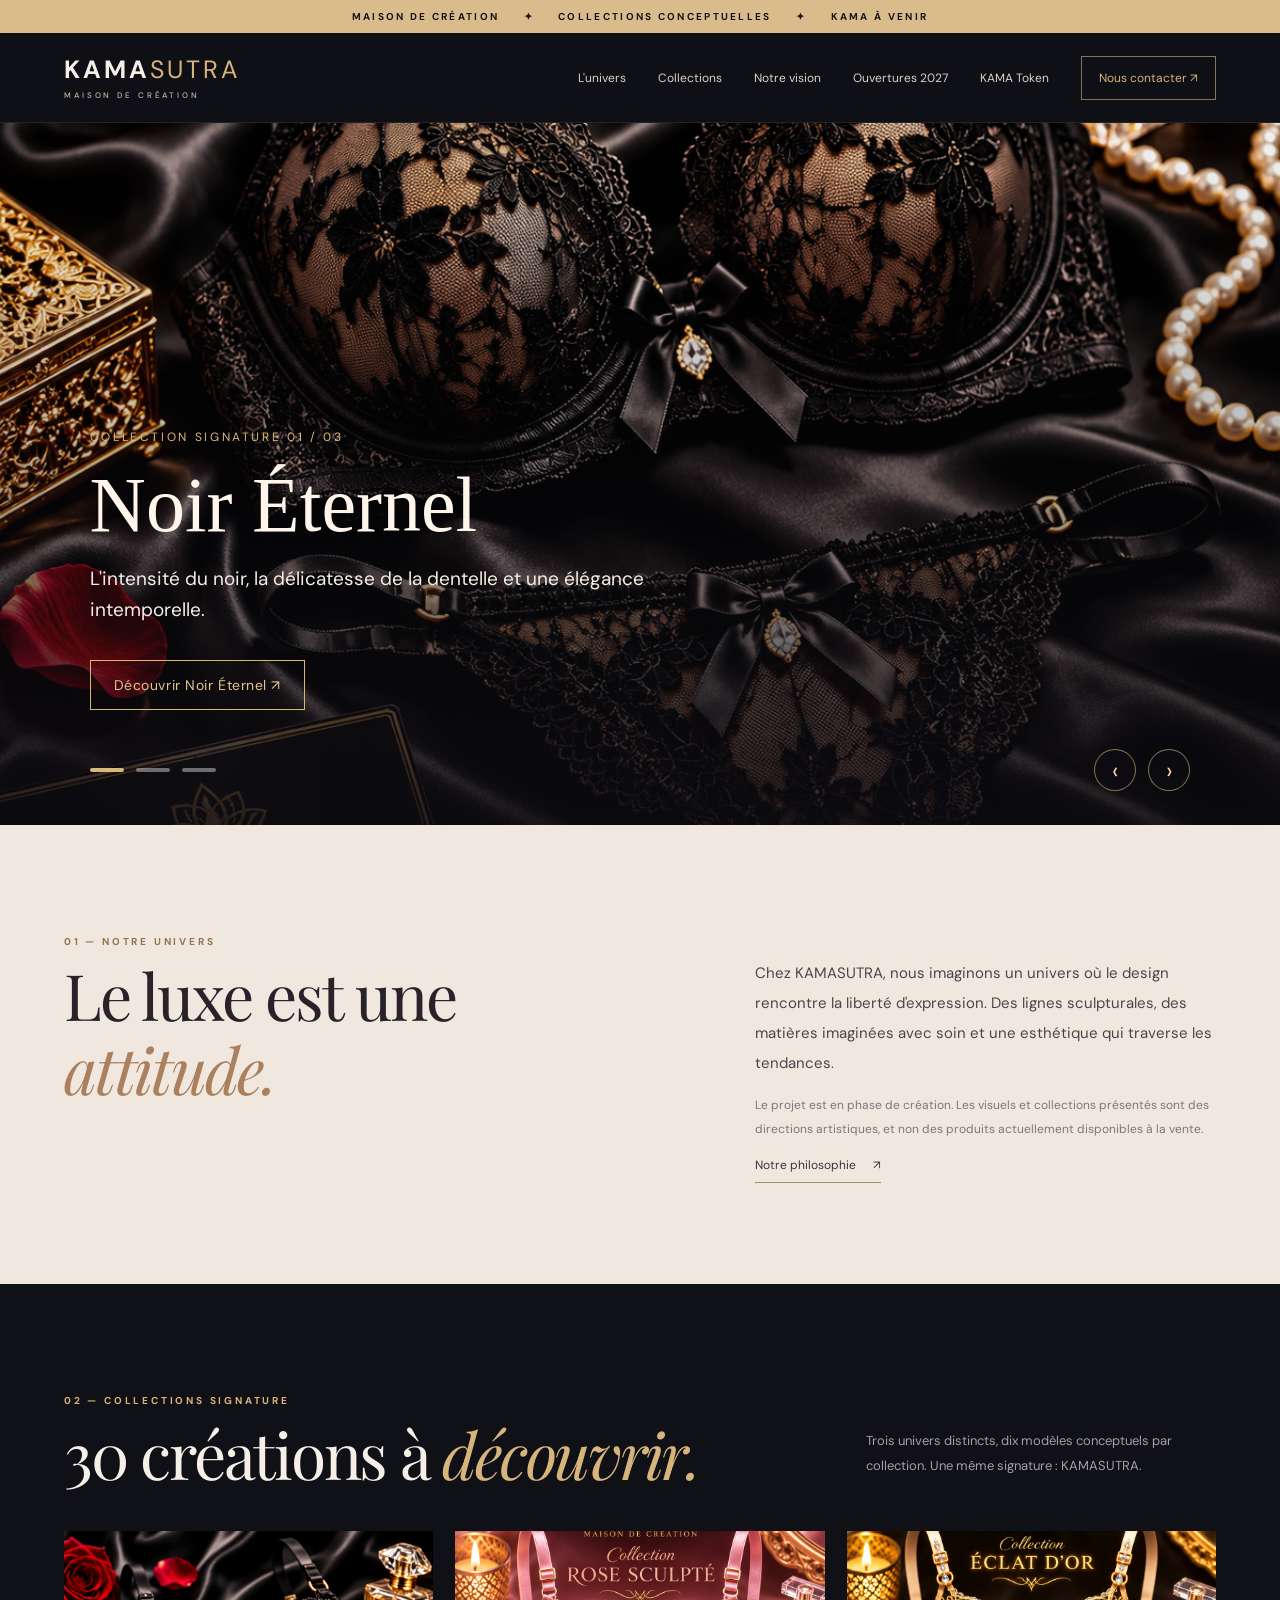
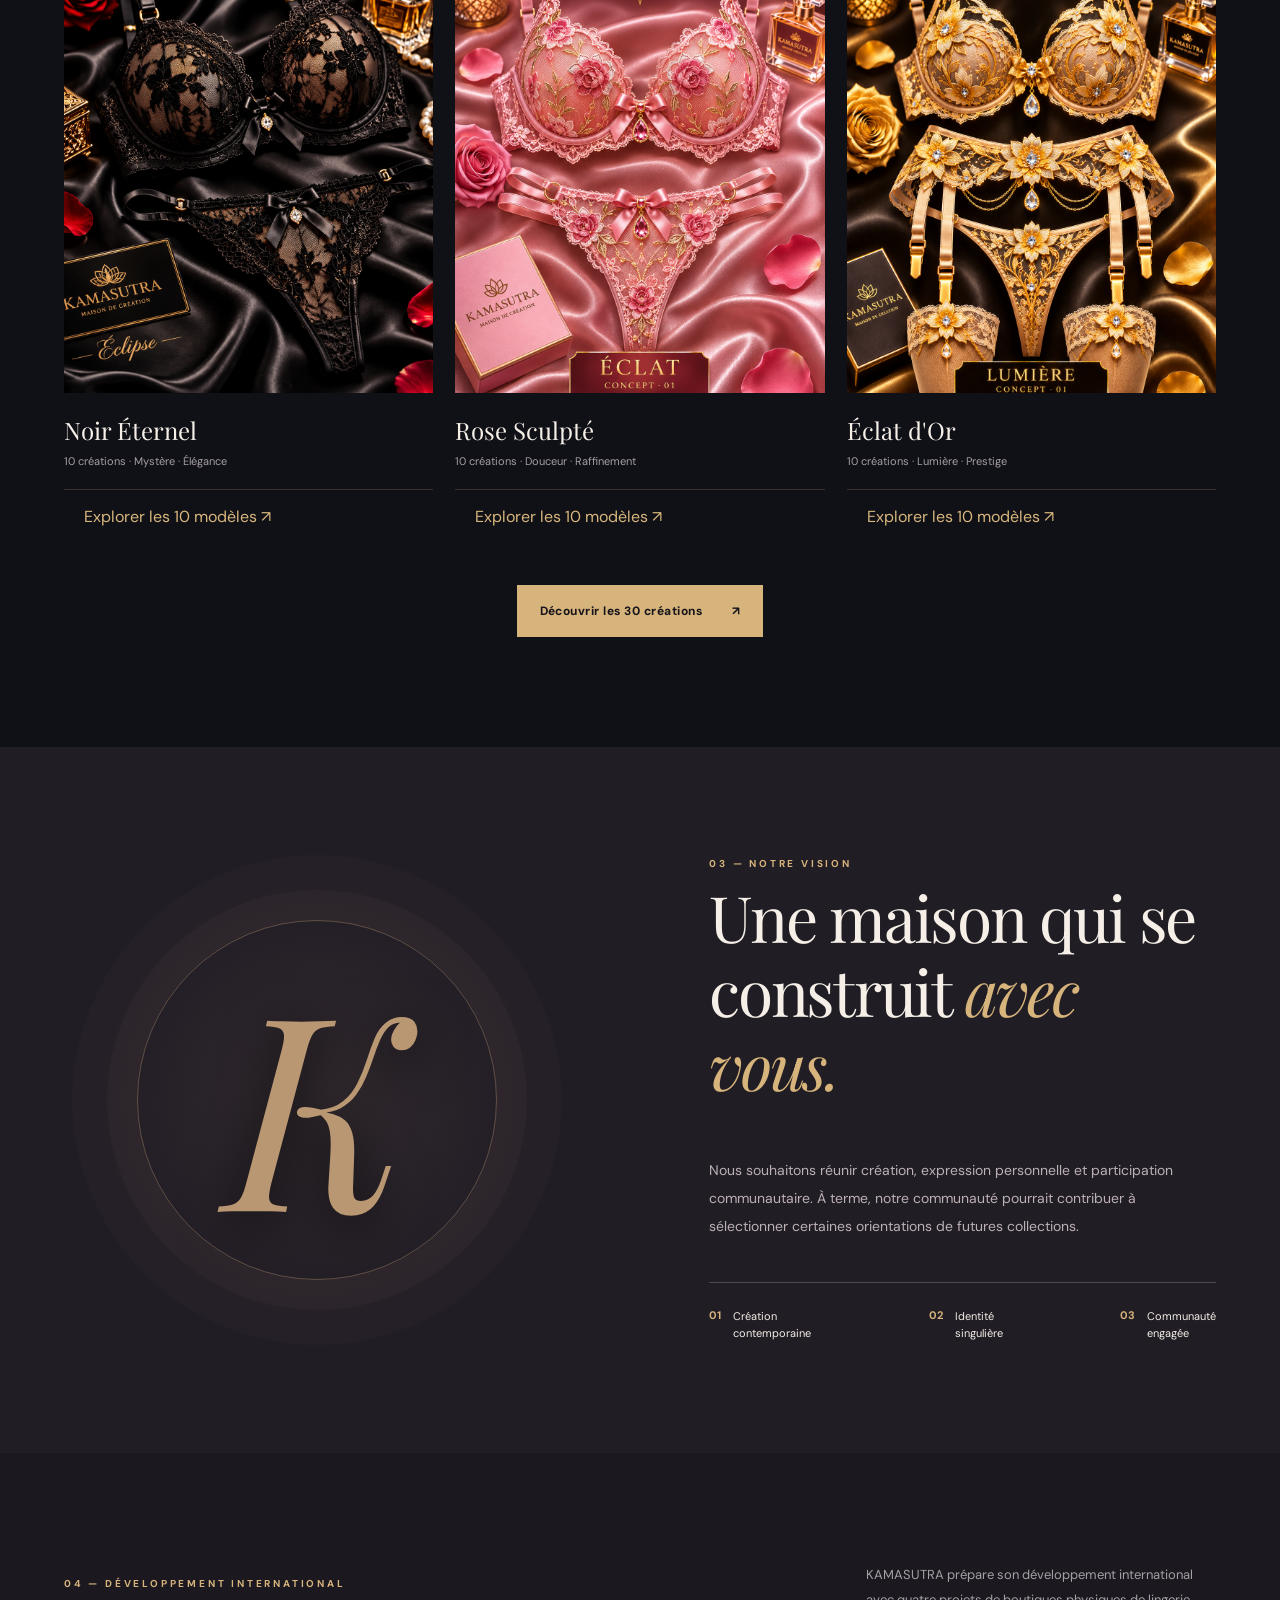
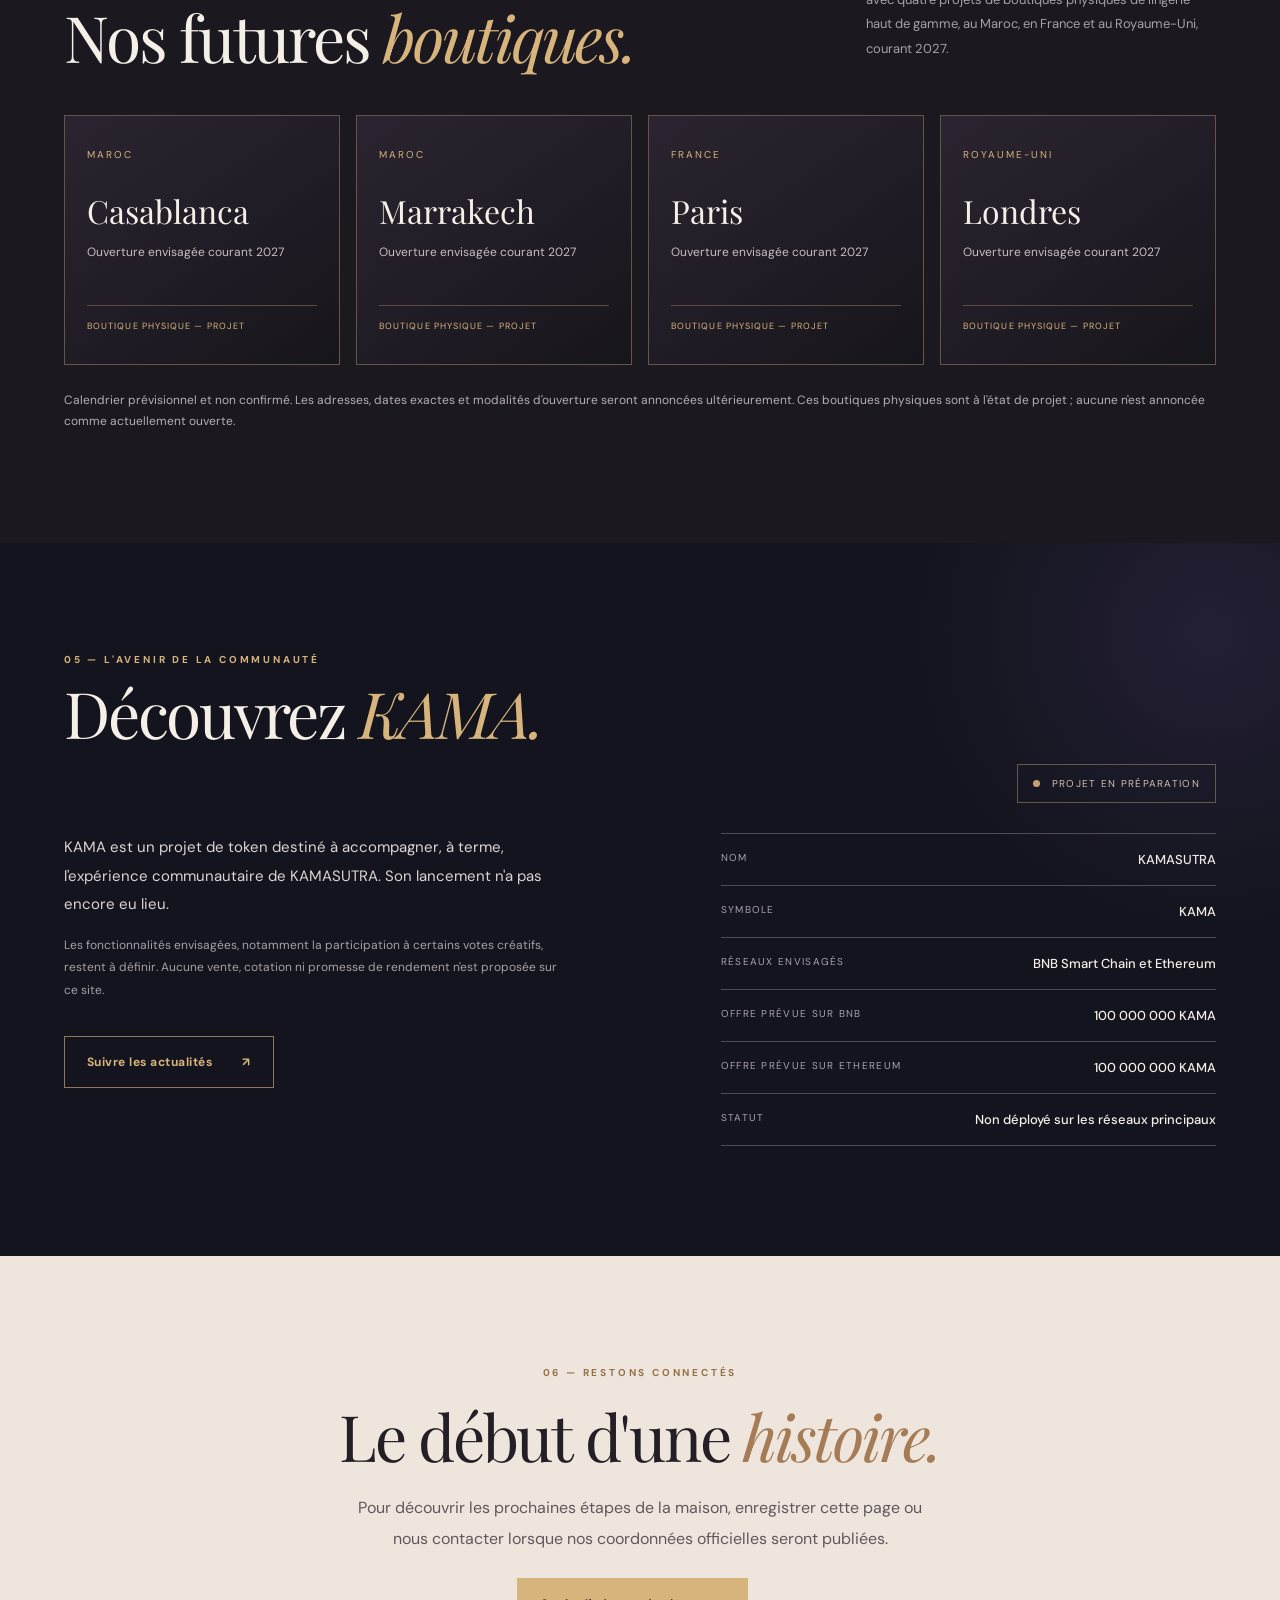
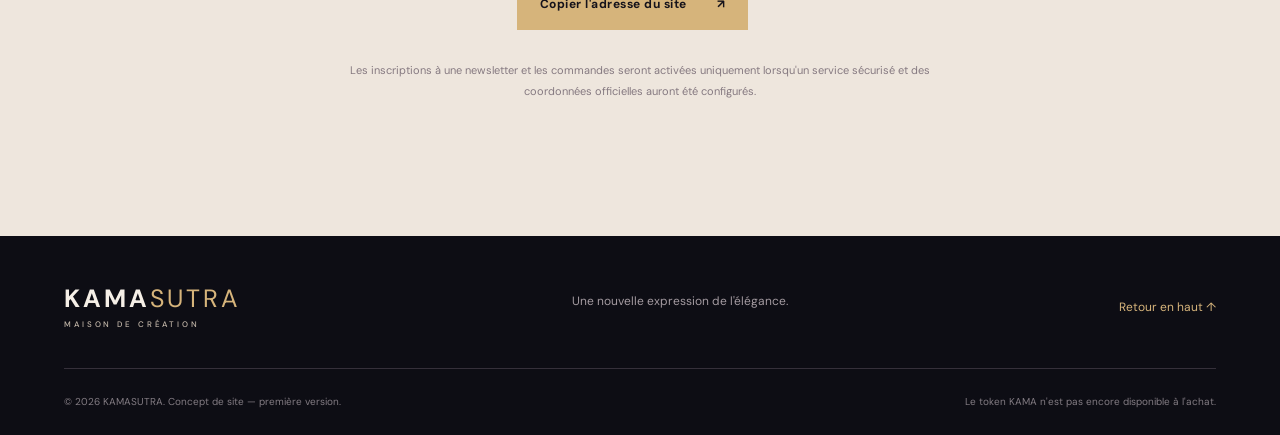
<file: index.html>
<!doctype html>
<html lang="fr">
<head>
<meta charset="utf-8">
<meta name="viewport" content="width=device-width,initial-scale=1">
<meta name="theme-color" content="#101018">
<meta name="description" content="KAMASUTRA — Maison de création. Découvrez les collections conceptuelles Noir Éternel, Rose Sculpté et Éclat d'Or.">
<title>KAMASUTRA — Maison de création</title>
<link rel="stylesheet" href="styles.css">

<style>
/* DIAPORAMA PREMIUM KAMASUTRA */

.kama-showcase {
  position: relative;
  width: 100%;
  height: min(78svh, 760px);
  min-height: 470px;
  overflow: hidden;
  background: #111016;
  isolation: isolate;
}

.kama-slide {
  position: absolute;
  inset: 0;
  opacity: 0;
  visibility: hidden;
  transition: opacity 1.2s ease, visibility 1.2s;
}

.kama-slide.active {
  opacity: 1;
  visibility: visible;
}

.kama-slide img {
  width: 100%;
  height: 100%;
  object-fit: cover;
  object-position: center;
  display: block;
}

.kama-slide::after {
  content: "";
  position: absolute;
  inset: 0;
  background: linear-gradient(
    to bottom,
    rgba(12,11,16,.06) 5%,
    rgba(12,11,16,.25) 42%,
    rgba(12,11,16,.88) 100%
  );
}

.kama-slide-copy {
  position: absolute;
  bottom: 115px;
  left: 7%;
  right: 7%;
  z-index: 2;
  color: #f5eee7;
}

.kama-slide-copy .kicker {
  color: #d8b77c;
  letter-spacing: .22em;
  font-size: 12px;
  text-transform: uppercase;
}

.kama-slide-copy h2 {
  font-family: Georgia,serif;
  font-size: clamp(38px,7vw,78px);
  font-weight: 400;
  line-height: 1.1;
  margin: 16px 0;
  color: #fff5eb;
}

.kama-slide-copy p {
  font-size: clamp(15px,2.5vw,19px);
  line-height: 1.6;
  max-width: 580px;
}

.kama-slide-copy a {
  display: inline-block;
  margin-top: 16px;
  padding: 15px 23px;
  border: 1px solid #d8b77c;
  color: #e5c48c;
  text-decoration: none;
  letter-spacing: .04em;
  font-size: 14px;
}

.kama-slide-copy a:hover {
  background: #d8b77c;
  color: #101018;
}

.kama-controls {
  position: absolute;
  bottom: 34px;
  left: 7%;
  right: 7%;
  z-index: 5;
  display: flex;
  align-items: center;
  justify-content: space-between;
  gap: 16px;
}

.kama-dots {
  display: flex;
  gap: 12px;
}

.kama-dot {
  width: 34px;
  height: 4px;
  padding: 0;
  border: 0;
  border-radius: 2px;
  background: rgba(255,255,255,.4);
  cursor: pointer;
}

.kama-dot.active {
  background: #d8b77c;
}

.kama-arrows {
  display: flex;
  gap: 12px;
}

.kama-arrow {
  width: 42px;
  height: 42px;
  border: 1px solid rgba(216,183,124,.6);
  border-radius: 50%;
  background: rgba(15,14,20,.55);
  color: #f1d4a1;
  font-size: 24px;
  cursor: pointer;
}

.kama-collection-image {
  width: 100%;
  aspect-ratio: 4 / 5;
  object-fit: cover;
  display: block;
  transition: transform .5s ease;
}

.kama-image-link {
  display: block;
  overflow: hidden;
  background: #231d23;
}

.kama-image-link:hover img {
  transform: scale(1.04);
}

.kama-collection-link {
  display: block;
  color: #d8b77c;
  padding: 16px 20px;
  text-decoration: none;
  border-top: 1px solid rgba(216,183,124,.2);
}

.kama-all-collections {
  text-align: center;
  margin-top: 42px;
}

@media(max-width:768px) {
  .kama-showcase {
    height: 68svh;
    min-height: 480px;
    max-height: 680px;
  }

  .kama-slide-copy {
    bottom: 105px;
    left: 6%;
    right: 6%;
  }

  .kama-slide-copy h2 {
    font-size: clamp(36px,9vw,55px);
  }

  .kama-slide-copy p {
    font-size: 15px;
  }

  .kama-controls {
    left: 6%;
    right: 6%;
    bottom: 28px;
  }
}

@media(prefers-reduced-motion:reduce) {
  .kama-slide,
  .kama-collection-image {
    transition: none;
  }
}
</style>
</head>

<body>

<div class="announcement">
MAISON DE CRÉATION
<span>✦</span>
COLLECTIONS CONCEPTUELLES
<span>✦</span>
KAMA À VENIR
</div>

<header class="header" id="haut">
  <a href="#haut" class="logo" aria-label="KAMASUTRA accueil">
    KAMA<span>SUTRA</span>
    <small>MAISON DE CRÉATION</small>
  </a>

  <button
    class="menu-button"
    id="menuButton"
    aria-expanded="false"
    aria-controls="mainNav"
    aria-label="Ouvrir le menu"
  >☰</button>

  <nav id="mainNav" aria-label="Navigation principale">
    <a href="#univers">L'univers</a>
    <a href="#collections">Collections</a>
    <a href="#vision">Notre vision</a>
    <a href="#implantations">Ouvertures 2027</a>
    <a href="#kama">KAMA Token</a>
    <a href="#contact" class="nav-cta">Nous contacter ↗</a>
  </nav>
</header>

<main>

<!-- DIAPORAMA D'ACCUEIL -->

<section class="kama-showcase"
  aria-label="Présentation des collections KAMASUTRA"
  aria-roledescription="carrousel">

  <div class="kama-slide active">
    <img src="noir-01.png"
      alt="Collection Noir Éternel — lingerie noire raffinée"
      fetchpriority="high">

    <div class="kama-slide-copy">
      <span class="kicker">Collection signature 01 / 03</span>
      <h2>Noir Éternel</h2>
      <p>
        L'intensité du noir, la délicatesse
        de la dentelle et une élégance intemporelle.
      </p>
      <a href="collections.html#noir">
        Découvrir Noir Éternel ↗
      </a>
    </div>
  </div>

  <div class="kama-slide" aria-hidden="true">
    <img src="rose-01.png"
      alt="Collection Rose Sculpté — lingerie rose délicate"
      loading="lazy">

    <div class="kama-slide-copy">
      <span class="kicker">Collection signature 02 / 03</span>
      <h2>Rose Sculpté</h2>
      <p>
        Une harmonie de douceur, de lignes
        délicates et de féminité contemporaine.
      </p>
      <a href="collections.html#rose">
        Découvrir Rose Sculpté ↗
      </a>
    </div>
  </div>

  <div class="kama-slide" aria-hidden="true">
    <img src="or-01.png"
      alt="Collection Éclat d'Or — lingerie champagne et dorée"
      loading="lazy">

    <div class="kama-slide-copy">
      <span class="kicker">Collection signature 03 / 03</span>
      <h2>Éclat d'Or</h2>
      <p>
        L'éclat des nuances dorées,
        le raffinement et l'expression du prestige.
      </p>
      <a href="collections.html#or">
        Découvrir Éclat d'Or ↗
      </a>
    </div>
  </div>

  <div class="kama-controls">
    <div class="kama-dots" aria-label="Choisir une collection">
      <button class="kama-dot active"
        type="button" data-slide="0"
        aria-label="Afficher Noir Éternel"
        aria-current="true"></button>
      <button class="kama-dot"
        type="button" data-slide="1"
        aria-label="Afficher Rose Sculpté"></button>
      <button class="kama-dot"
        type="button" data-slide="2"
        aria-label="Afficher Éclat d'Or"></button>
    </div>

    <div class="kama-arrows">
      <button class="kama-arrow" id="kamaPrev"
        type="button" aria-label="Collection précédente">‹</button>
      <button class="kama-arrow" id="kamaNext"
        type="button" aria-label="Collection suivante">›</button>
    </div>
  </div>
</section>

<!-- INTRODUCTION -->

<section class="manifesto section" id="univers">
  <p class="section-kicker">01 — NOTRE UNIVERS</p>

  <div class="manifesto-layout">
    <h2>Le luxe est une <em>attitude.</em></h2>

    <div>
      <p>
        Chez KAMASUTRA, nous imaginons un univers
        où le design rencontre la liberté d'expression.
        Des lignes sculpturales, des matières imaginées
        avec soin et une esthétique qui traverse
        les tendances.
      </p>

      <p class="muted">
        Le projet est en phase de création.
        Les visuels et collections présentés
        sont des directions artistiques,
        et non des produits actuellement disponibles
        à la vente.
      </p>

      <a class="under-link" href="#vision">
        Notre philosophie <span>↗</span>
      </a>
    </div>
  </div>
</section>

<!-- COLLECTIONS -->

<section class="collections section" id="collections">
  <div class="section-top">
    <div>
      <p class="section-kicker">
        02 — COLLECTIONS SIGNATURE
      </p>
      <h2>30 créations à <em>découvrir.</em></h2>
    </div>

    <p>
      Trois univers distincts, dix modèles
      conceptuels par collection.
      Une même signature : KAMASUTRA.
    </p>
  </div>

  <div class="collection-grid">

    <article class="collection-card card-noir">
      <a href="collections.html#noir" class="kama-image-link">
        <img class="kama-collection-image"
          src="noir-01.png"
          alt="Noir Éternel — première création"
          loading="lazy">
      </a>
      <div class="collection-meta">
        <div>
          <h3>Noir Éternel</h3>
          <p>10 créations · Mystère · Élégance</p>
        </div>
      </div>
      <a class="kama-collection-link"
        href="collections.html#noir">
        Explorer les 10 modèles ↗
      </a>
    </article>

    <article class="collection-card card-rose">
      <a href="collections.html#rose" class="kama-image-link">
        <img class="kama-collection-image"
          src="rose-01.png"
          alt="Rose Sculpté — première création"
          loading="lazy">
      </a>
      <div class="collection-meta">
        <div>
          <h3>Rose Sculpté</h3>
          <p>10 créations · Douceur · Raffinement</p>
        </div>
      </div>
      <a class="kama-collection-link"
        href="collections.html#rose">
        Explorer les 10 modèles ↗
      </a>
    </article>

    <article class="collection-card card-or">
      <a href="collections.html#or" class="kama-image-link">
        <img class="kama-collection-image"
          src="or-01.png"
          alt="Éclat d'Or — première création"
          loading="lazy">
      </a>
      <div class="collection-meta">
        <div>
          <h3>Éclat d'Or</h3>
          <p>10 créations · Lumière · Prestige</p>
        </div>
      </div>
      <a class="kama-collection-link"
        href="collections.html#or">
        Explorer les 10 modèles ↗
      </a>
    </article>

  </div>

  <div class="kama-all-collections">
    <a class="button gold" href="collections.html">
      Découvrir les 30 créations <span>↗</span>
    </a>
  </div>
</section>

<!-- VISION -->

<section class="vision section" id="vision">
  <div class="vision-emblem" aria-hidden="true">
    <span>K</span>
    <div class="emblem-ring"></div>
  </div>

  <div class="vision-copy">
    <p class="section-kicker">03 — NOTRE VISION</p>
    <h2>
      Une maison qui se construit
      <em>avec vous.</em>
    </h2>
    <p>
      Nous souhaitons réunir création,
      expression personnelle et participation
      communautaire. À terme, notre communauté
      pourrait contribuer à sélectionner certaines
      orientations de futures collections.
    </p>

    <div class="vision-points">
      <div>
        <strong>01</strong>
        <span>Création<br>contemporaine</span>
      </div>
      <div>
        <strong>02</strong>
        <span>Identité<br>singulière</span>
      </div>
      <div>
        <strong>03</strong>
        <span>Communauté<br>engagée</span>
      </div>
    </div>
  </div>
</section>

<!-- BOUTIQUES -->

<section class="locations section" id="implantations"
  aria-labelledby="locations-title">

  <div class="section-top">
    <div>
      <p class="section-kicker">
        04 — DÉVELOPPEMENT INTERNATIONAL
      </p>
      <h2 id="locations-title">
        Nos futures <em>boutiques.</em>
      </h2>
    </div>

    <p>
      KAMASUTRA prépare son développement international
      avec quatre projets de boutiques physiques
      de lingerie haut de gamme, au Maroc,
      en France et au Royaume-Uni, courant 2027.
    </p>
  </div>

  <div class="locations-grid">
    <article class="location-card">
      <span class="location-country">MAROC</span>
      <h3>Casablanca</h3>
      <p>Ouverture envisagée courant 2027</p>
      <span class="location-tag">BOUTIQUE PHYSIQUE — PROJET</span>
    </article>

    <article class="location-card">
      <span class="location-country">MAROC</span>
      <h3>Marrakech</h3>
      <p>Ouverture envisagée courant 2027</p>
      <span class="location-tag">BOUTIQUE PHYSIQUE — PROJET</span>
    </article>

    <article class="location-card">
      <span class="location-country">FRANCE</span>
      <h3>Paris</h3>
      <p>Ouverture envisagée courant 2027</p>
      <span class="location-tag">BOUTIQUE PHYSIQUE — PROJET</span>
    </article>

    <article class="location-card">
      <span class="location-country">ROYAUME-UNI</span>
      <h3>Londres</h3>
      <p>Ouverture envisagée courant 2027</p>
      <span class="location-tag">BOUTIQUE PHYSIQUE — PROJET</span>
    </article>
  </div>

  <p class="locations-disclaimer">
    Calendrier prévisionnel et non confirmé.
    Les adresses, dates exactes et modalités
    d'ouverture seront annoncées ultérieurement.
    Ces boutiques physiques sont à l'état de projet ;
    aucune n'est annoncée comme actuellement ouverte.
  </p>
</section>

<!-- TOKEN KAMA -->

<section class="token section" id="kama">
  <div class="token-glow" aria-hidden="true"></div>

  <div class="token-header">
    <div>
      <p class="section-kicker">
        05 — L'AVENIR DE LA COMMUNAUTÉ
      </p>
      <h2>Découvrez <em>KAMA.</em></h2>
    </div>

    <span class="status">
      <span class="status-dot"></span>
      PROJET EN PRÉPARATION
    </span>
  </div>

  <div class="token-body">
    <div>
      <p>
        KAMA est un projet de token destiné
        à accompagner, à terme, l'expérience
        communautaire de KAMASUTRA.
        Son lancement n'a pas encore eu lieu.
      </p>

      <p class="muted">
        Les fonctionnalités envisagées, notamment
        la participation à certains votes créatifs,
        restent à définir. Aucune vente, cotation
        ni promesse de rendement n'est proposée
        sur ce site.
      </p>

      <a href="#contact" class="button outline">
        Suivre les actualités <span>↗</span>
      </a>
    </div>

    <div class="token-facts">
      <div>
        <span>NOM</span>
        <strong>KAMASUTRA</strong>
      </div>
      <div>
        <span>SYMBOLE</span>
        <strong>KAMA</strong>
      </div>
      <div>
        <span>RÉSEAUX ENVISAGÉS</span>
        <strong>BNB Smart Chain et Ethereum</strong>
      </div>
      <div>
        <span>OFFRE PRÉVUE SUR BNB</span>
        <strong>100 000 000 KAMA</strong>
      </div>
      <div>
        <span>OFFRE PRÉVUE SUR ETHEREUM</span>
        <strong>100 000 000 KAMA</strong>
      </div>
      <div>
        <span>STATUT</span>
        <strong>Non déployé sur les réseaux principaux</strong>
      </div>
    </div>
  </div>
</section>

<!-- CONTACT -->

<section class="contact section" id="contact">
  <p class="section-kicker">06 — RESTONS CONNECTÉS</p>

  <h2>Le début d'une <em>histoire.</em></h2>

  <p>
    Pour découvrir les prochaines étapes
    de la maison, enregistrer cette page
    ou nous contacter lorsque nos coordonnées
    officielles seront publiées.
  </p>

  <div class="contact-actions">
    <button class="button gold" id="copySite">
      Copier l'adresse du site <span>↗</span>
    </button>
    <span id="copyFeedback"
      role="status" aria-live="polite"></span>
  </div>

  <p class="contact-note">
    Les inscriptions à une newsletter et les
    commandes seront activées uniquement
    lorsqu'un service sécurisé et des coordonnées
    officielles auront été configurés.
  </p>
</section>

</main>

<footer>
  <div class="footer-main">
    <div class="logo footer-logo">
      KAMA<span>SUTRA</span>
      <small>MAISON DE CRÉATION</small>
    </div>
    <p>Une nouvelle expression de l'élégance.</p>
    <a href="#haut">Retour en haut ↑</a>
  </div>

  <div class="footer-bottom">
    <span>
      © <span id="year"></span> KAMASUTRA.
      Concept de site — première version.
    </span>
    <span>
      Le token KAMA n'est pas encore
      disponible à l'achat.
    </span>
  </div>
</footer>

<script src="script.js"></script>

<!-- FONCTIONNEMENT DU DIAPORAMA -->

<script>
(function () {
  const showcase = document.querySelector(".kama-showcase");
  if (!showcase) return;

  const slides = [...showcase.querySelectorAll(".kama-slide")];
  const dots = [...showcase.querySelectorAll(".kama-dot")];
  const previous = document.getElementById("kamaPrev");
  const next = document.getElementById("kamaNext");
  const reducedMotion = window.matchMedia(
    "(prefers-reduced-motion: reduce)"
  );

  let current = 0;
  let timer = null;

  function showSlide(index) {
    current = (index + slides.length) % slides.length;

    slides.forEach((slide, i) => {
      const active = i === current;
      slide.classList.toggle("active", active);
      slide.setAttribute("aria-hidden", String(!active));
      slide.querySelectorAll("a").forEach(link => {
        link.tabIndex = active ? 0 : -1;
      });
    });

    dots.forEach((dot, i) => {
      const active = i === current;
      dot.classList.toggle("active", active);
      if (active) {
        dot.setAttribute("aria-current", "true");
      } else {
        dot.removeAttribute("aria-current");
      }
    });
  }

  function stopAuto() {
    if (timer !== null) {
      clearInterval(timer);
      timer = null;
    }
  }

  function startAuto() {
    stopAuto();
    if (reducedMotion.matches || document.hidden) return;
    timer = setInterval(() => {
      showSlide(current + 1);
    }, 5000);
  }

  function navigate(index) {
    showSlide(index);
    startAuto();
  }

  previous.addEventListener("click", () => {
    navigate(current - 1);
  });

  next.addEventListener("click", () => {
    navigate(current + 1);
  });

  dots.forEach((dot, i) => {
    dot.addEventListener("click", () => navigate(i));
  });

  showcase.addEventListener("mouseenter", stopAuto);
  showcase.addEventListener("mouseleave", startAuto);

  showcase.addEventListener("focusin", stopAuto);
  showcase.addEventListener("focusout", event => {
    if (!showcase.contains(event.relatedTarget)) startAuto();
  });

  document.addEventListener("visibilitychange", () => {
    if (document.hidden) stopAuto();
    else startAuto();
  });

  if (reducedMotion.addEventListener) {
    reducedMotion.addEventListener("change", startAuto);
  }

  showSlide(0);
  startAuto();
})();
</script>

</body>
</html>
</file>
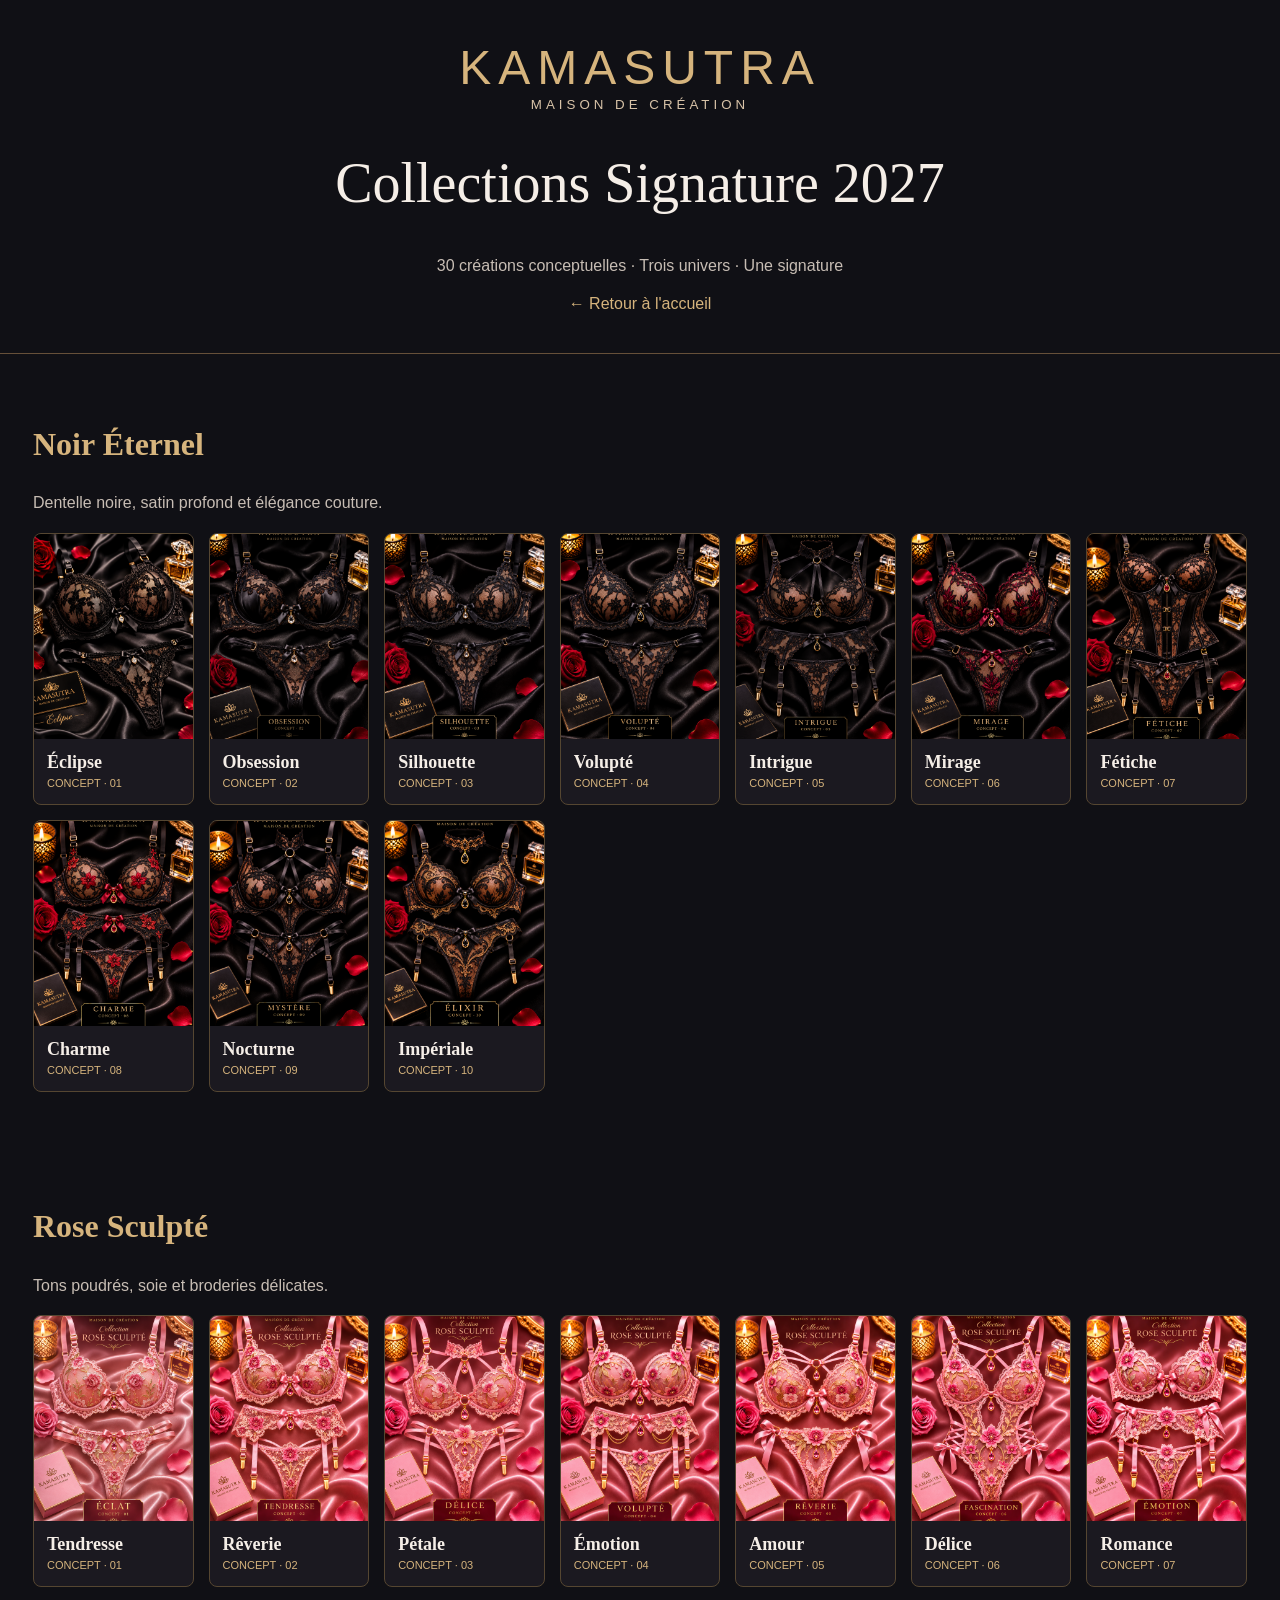
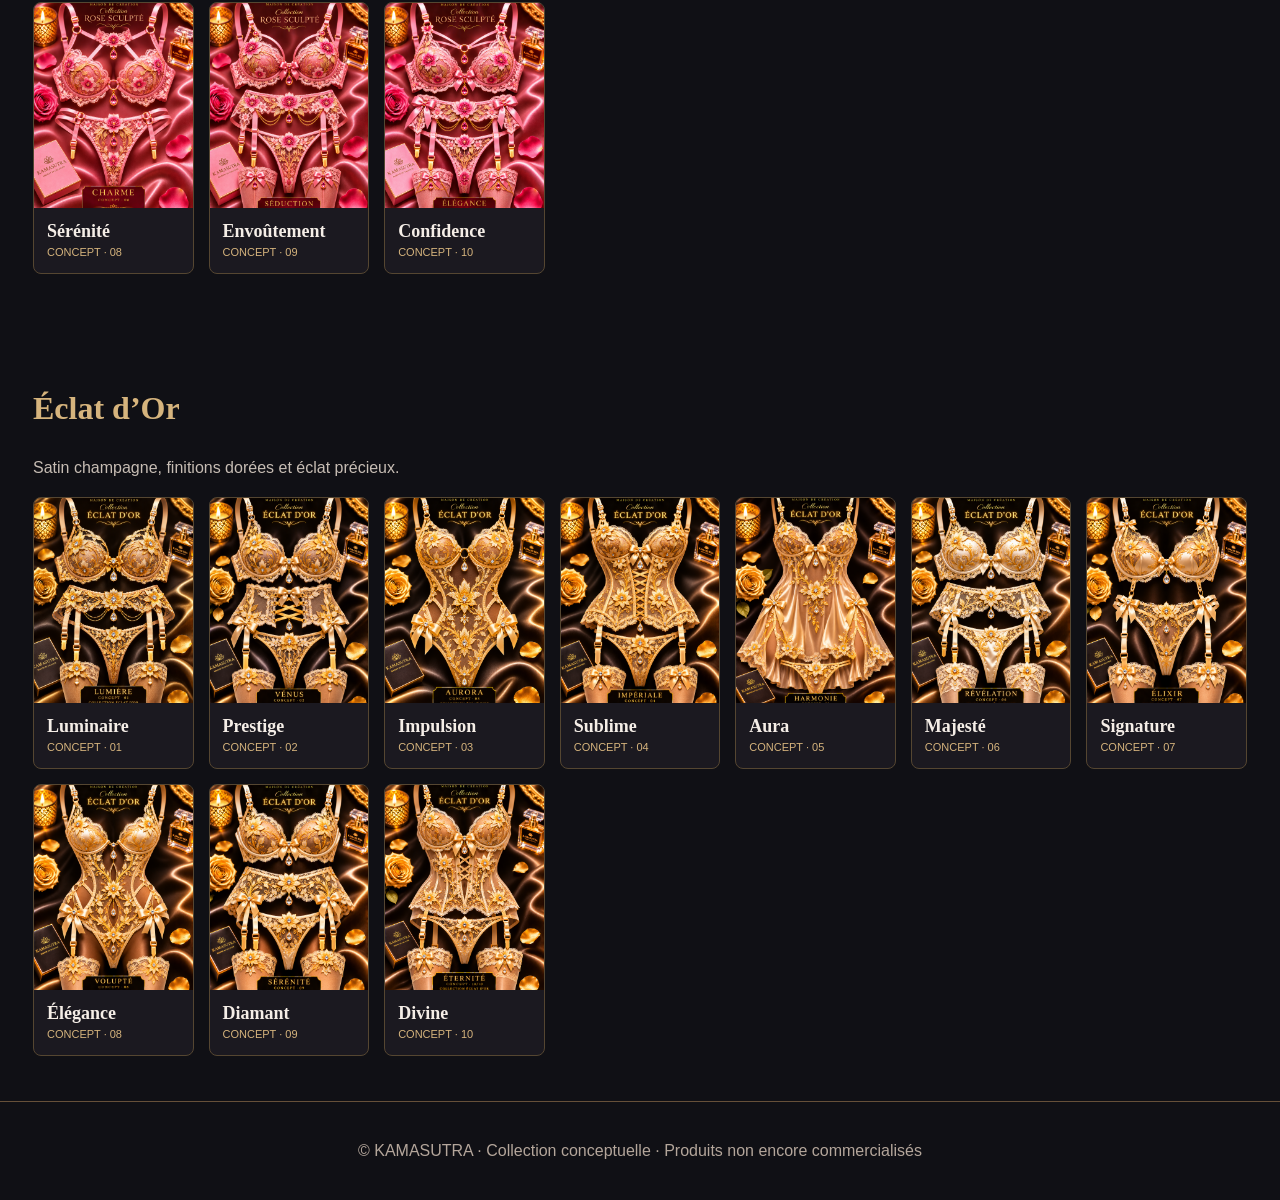
<file: collections.html>
<!DOCTYPE html>
<html lang="fr">
<head>
<meta charset="UTF-8">
<meta name="viewport" content="width=device-width,initial-scale=1">
<title>Collections Signature 2027 | KAMASUTRA</title>
<style>
:root{--gold:#d6b47d;--bg:#101015}
*{box-sizing:border-box}
body{margin:0;background:var(--bg);color:#f5eee7;font-family:Arial,sans-serif}
header{text-align:center;padding:40px 15px;border-bottom:1px solid #665039}
.logo{font-size:clamp(28px,7vw,48px);letter-spacing:7px;color:var(--gold)}
small{letter-spacing:4px;color:#d8c3a8}
h1{font-family:Georgia,serif;font-size:clamp(32px,6vw,56px);font-weight:normal}
nav a{color:var(--gold);text-decoration:none}
section{max-width:1250px;margin:auto;padding:45px 18px}
h2{font-family:Georgia,serif;font-size:32px;color:var(--gold)}
p{color:#c7bdb4;line-height:1.7}
.grid{display:grid;grid-template-columns:repeat(auto-fit,minmax(145px,1fr));gap:15px}
article{background:#1b1920;border:1px solid #554631;border-radius:8px;overflow:hidden}
.photo{height:205px;background:linear-gradient(140deg,#252027,#604d4a,#17141a);display:flex;align-items:center;justify-content:center;color:#d9b986;text-align:center;padding:12px;font-family:Georgia,serif;font-size:23px}
article img{width:100%;height:205px;object-fit:cover;display:block}
.info{padding:13px}
.info b{display:block;font-family:Georgia,serif;font-size:18px}
.info span{font-size:11px;color:var(--gold)}
footer{text-align:center;padding:40px 15px;border-top:1px solid #665039;color:#b4a69b}
</style>
</head>
<body>
<header>
<div class="logo">KAMASUTRA</div>
<small>MAISON DE CRÉATION</small>
<h1>Collections Signature 2027</h1>
<p>30 créations conceptuelles · Trois univers · Une signature</p>
<nav><a href="index.html">← Retour à l'accueil</a></nav>
</header>
<main id="catalogue"></main>
<footer>© KAMASUTRA · Collection conceptuelle · Produits non encore commercialisés</footer>
<script>
const groups=[
{title:"Noir Éternel",prefix:"noir",names:["Éclipse","Obsession","Silhouette","Volupté","Intrigue","Mirage","Fétiche","Charme","Nocturne","Impériale"],desc:"Dentelle noire, satin profond et élégance couture."},
{title:"Rose Sculpté",prefix:"rose",names:["Tendresse","Rêverie","Pétale","Émotion","Amour","Délice","Romance","Sérénité","Envoûtement","Confidence"],desc:"Tons poudrés, soie et broderies délicates."},
{title:"Éclat d’Or",prefix:"or",names:["Luminaire","Prestige","Impulsion","Sublime","Aura","Majesté","Signature","Élégance","Diamant","Divine"],desc:"Satin champagne, finitions dorées et éclat précieux."}
];
const root=document.getElementById("catalogue");
groups.forEach(g=>{
const s=document.createElement("section");
const h=document.createElement("h2");h.textContent=g.title;s.append(h);
const p=document.createElement("p");p.textContent=g.desc;s.append(p);
const grid=document.createElement("div");grid.className="grid";
g.names.forEach((name,i)=>{
const n=String(i+1).padStart(2,"0");
const card=document.createElement("article");
const img=document.createElement("img");
img.src=g.prefix+"-"+n+".png";
img.alt="Concept KAMASUTRA "+name;
img.loading="lazy";
img.onerror=()=>{const fallback=document.createElement("div");fallback.className="photo";fallback.textContent=name;img.replaceWith(fallback)};
const info=document.createElement("div");info.className="info";
const b=document.createElement("b");b.textContent=name;
const tag=document.createElement("span");tag.textContent="CONCEPT · "+n;
info.append(b,tag);card.append(img,info);grid.append(card);
});
s.append(grid);root.append(s);
});
</script>
</body>
</html>
</file>
<file: styles.css>
@import url('https://fonts.googleapis.com/css2?family=DM+Sans:wght@400;500;600;700&family=Playfair+Display:ital,wght@0,400;0,500;0,600;1,400;1,500&display=swap');
:root{--bg:#101017;--panel:#17171e;--ink:#f5efe7;--muted:#a5a0a4;--gold:#d6b47b;--line:#353039}*{box-sizing:border-box}html{scroll-behavior:smooth}body{margin:0;background:var(--bg);color:var(--ink);font-family:'DM Sans',Arial,sans-serif}a{color:inherit;text-decoration:none}button{font:inherit;cursor:pointer}.announcement{background:#d9bb8c;color:#17131a;text-align:center;font-size:10px;font-weight:700;letter-spacing:.23em;padding:10px 12px}.announcement span{margin:0 20px}.header{height:90px;display:flex;align-items:center;justify-content:space-between;padding:0 max(5vw,24px);border-bottom:1px solid #ffffff14;background:#101017e8;position:sticky;top:0;z-index:20;backdrop-filter:blur(15px)}.logo{font-size:25px;font-weight:700;letter-spacing:.12em;line-height:1;white-space:nowrap}.logo span{font-weight:400;color:var(--gold)}.logo small{display:block;font-size:8px;font-weight:500;letter-spacing:.36em;color:#c4b8aa;margin-top:9px}.header nav{display:flex;gap:32px;align-items:center}.header nav a{font-size:12px;color:#ddd4cc;transition:color .2s}.header nav a:hover{color:var(--gold)}.header .nav-cta{border:1px solid #887456;padding:13px 17px;color:var(--gold)}.menu-button{display:none;background:none;border:0;color:var(--ink);font-size:26px}.hero{min-height:650px;display:grid;grid-template-columns:49% 51%;overflow:hidden;background:radial-gradient(circle at 65% 30%,#29212a,#101017 58%)}.hero-art{min-height:650px;position:relative;overflow:hidden;background:radial-gradient(ellipse at 45% 45%,#6c4c51 0%,#382c37 35%,#16151d 70%)}.halo{position:absolute;width:560px;height:560px;left:50%;top:49%;transform:translate(-50%,-50%);border-radius:50%;background:radial-gradient(circle,#d3aa9b35 0%,#a6777a19 35%,transparent 67%);box-shadow:0 0 150px #d1a48a22}.sculpture{position:absolute;filter:drop-shadow(22px 28px 28px #050407a1)}.sculpture-one{width:45%;height:80%;left:24%;top:14%;border-radius:55% 42% 38% 55%/33% 32% 70% 62%;transform:rotate(20deg);background:linear-gradient(110deg,#251e29 10%,#ba8a83 29%,#e5bcb0 39%,#704e57 56%,#241d29 77%);box-shadow:inset 20px 0 35px #ffe4cc33,inset -18px 0 40px #0009}.sculpture-two{width:31%;height:60%;left:47%;top:26%;border-radius:55% 45% 70% 30%/45% 60% 35% 55%;transform:rotate(-28deg);background:linear-gradient(125deg,#1b1722,#7e5961 24%,#d4a598 40%,#3b2b38 70%,#15131c);box-shadow:inset 12px 0 30px #ffe3cb22}.orbit{position:absolute;border:1px solid #d7b5894a;border-radius:50%;transform:rotate(-28deg)}.orbit-one{width:390px;height:540px;left:17%;top:6%}.orbit-two{width:330px;height:460px;left:22%;top:12%;border-color:#d7b58926}.art-label{position:absolute;bottom:38px;left:8%;font-size:10px;letter-spacing:.3em;color:#e6c6b0}.hero-content{display:flex;flex-direction:column;justify-content:center;padding:80px 8% 35px 9%;position:relative}.eyebrow,.section-kicker{color:var(--gold);font-size:10px;letter-spacing:.28em;font-weight:700}.eyebrow{display:flex;align-items:center;gap:13px}.eyebrow-line{width:28px;height:1px;background:var(--gold)}h1,h2,h3,p{margin-top:0}h1,h2{font-family:'Playfair Display',Georgia,serif;font-weight:400}h1{font-size:clamp(47px,5.1vw,87px);line-height:1.14;letter-spacing:-.04em;margin:30px 0}h1 em,h2 em{font-weight:400;color:var(--gold)}.hero-content>p{max-width:520px;color:#c2b9b8;line-height:1.9;font-size:14px}.hero-actions{display:flex;align-items:center;gap:30px;flex-wrap:wrap;margin-top:30px}.button{display:inline-flex;justify-content:space-between;align-items:center;gap:30px;border:1px solid transparent;padding:17px 22px;font-size:12px;font-weight:700;letter-spacing:.04em;transition:transform .2s,background .2s}.button:hover{transform:translateY(-2px)}.button.gold{background:var(--gold);color:#16131b}.button.outline{border-color:#8c7859;color:var(--gold);background:transparent}.text-link,.under-link{font-size:12px;color:#e7dbd2;border-bottom:1px solid #a28b71;padding-bottom:9px}.text-link span,.under-link span{margin-left:14px}.hero-bottom{margin-top:auto;padding-top:60px;display:flex;justify-content:space-between;gap:15px;color:#857f82;font-size:9px;letter-spacing:.19em}.section{padding:110px max(5vw,24px)}.manifesto{background:#f0e8df;color:#28232a}.manifesto .section-kicker{color:#92744f}.manifesto-layout{display:grid;grid-template-columns:1.2fr 1fr;gap:12%;align-items:start}.manifesto h2,.section h2{font-size:clamp(42px,5vw,76px);line-height:1.16;letter-spacing:-.035em}.manifesto h2 em{color:#aa805e}.manifesto-layout p{font-size:15px;line-height:2;color:#4b454a}.manifesto-layout .muted{font-size:12px;color:#7e7579}.manifesto .under-link{color:#43323a}.section-top{display:flex;justify-content:space-between;align-items:end;gap:30px;margin-bottom:40px}.section-top h2{margin-bottom:0}.section-top>p{max-width:350px;color:var(--muted);line-height:1.9;font-size:13px}.collection-grid{display:grid;grid-template-columns:repeat(3,1fr);gap:22px}.card-visual{height:430px;position:relative;overflow:hidden;display:flex;align-items:center;justify-content:center}.card-noir .card-visual{background:radial-gradient(circle at 52% 40%,#67575d,#302a35 48%,#17151d)}.card-rose .card-visual{background:radial-gradient(circle at 50% 35%,#dbafa7,#977c83 49%,#3c323f)}.card-or .card-visual{background:radial-gradient(circle at 50% 35%,#bfa17c,#75604d 50%,#262128)}.collection-index{position:absolute;left:20px;top:22px;z-index:2;font-size:9px;letter-spacing:.22em;color:#f9eee6}.shape{width:49%;height:75%;border-radius:52% 48% 65% 35%/28% 42% 58% 72%;transform:rotate(-17deg);box-shadow:22px 24px 45px #09070b77,inset 16px 0 35px #ffffff2c}.shape-noir{background:linear-gradient(120deg,#08090e,#5c4b58 28%,#b99b9b 48%,#1b1721 69%,#09090f)}.shape-rose{background:linear-gradient(120deg,#4d333e,#f5d4c7 32%,#bd8993 53%,#533c4a 79%);transform:rotate(17deg)}.shape-or{background:linear-gradient(120deg,#392922,#e5bd7b 34%,#8e694d 59%,#201923);transform:rotate(-7deg)}.card-stamp{position:absolute;bottom:30px;left:24px;font-family:'Playfair Display',serif;font-size:36px;line-height:1.1;letter-spacing:.08em;text-shadow:0 2px 12px #0008}.collection-meta{display:flex;align-items:center;justify-content:space-between;gap:10px;padding:21px 0}.collection-meta h3{font-family:'Playfair Display',serif;font-size:24px;font-weight:400;margin:0 0 8px}.collection-meta p{color:var(--muted);font-size:11px;margin:0}.pill{font-size:10px;color:var(--gold);border:1px solid #635440;border-radius:30px;padding:8px 11px;white-space:nowrap}.vision{background:#211d25;display:grid;grid-template-columns:1fr 1fr;align-items:center;gap:12%;overflow:hidden}.vision-emblem{height:440px;position:relative;display:flex;align-items:center;justify-content:center;background:radial-gradient(circle,#7d655b30,transparent 65%)}.vision-emblem>span{font-family:'Playfair Display',serif;font-size:270px;font-style:italic;color:#b99772;text-shadow:0 10px 50px #000a}.emblem-ring{position:absolute;width:360px;height:360px;border:1px solid #b9977266;border-radius:50%;box-shadow:0 0 0 30px #b9977209,0 0 0 65px #b9977206}.vision-copy>p:not(.section-kicker){color:#bbb0b4;line-height:2;font-size:14px}.vision-points{display:flex;justify-content:space-between;gap:15px;margin-top:42px;padding-top:25px;border-top:1px solid #544752}.vision-points div{display:flex;gap:12px}.vision-points strong{color:var(--gold);font-size:11px}.vision-points span{font-size:11px;line-height:1.6}.token{position:relative;background:#14141e;overflow:hidden}.token-glow{position:absolute;width:600px;height:600px;right:-230px;top:-210px;background:radial-gradient(circle,#7561b025,transparent 70%);pointer-events:none}.token-header{display:flex;align-items:end;justify-content:space-between;gap:30px}.status{font-size:10px;letter-spacing:.13em;color:#d7c5ab;border:1px solid #675742;padding:12px 15px;white-space:nowrap}.status-dot{display:inline-block;width:7px;height:7px;border-radius:50%;background:#c7a36e;margin-right:7px}.token-body{display:grid;grid-template-columns:1fr 1fr;gap:14%;margin-top:30px}.token-body>div:first-child p{font-size:15px;line-height:1.9;color:#ded4d1}.token-body .muted{font-size:12px!important;color:var(--muted)!important}.token-body .button{margin-top:22px}.token-facts{border-top:1px solid #514957}.token-facts>div{display:flex;justify-content:space-between;gap:20px;padding:17px 0;border-bottom:1px solid #514957}.token-facts span{font-size:10px;color:#aaa1ad;letter-spacing:.13em}.token-facts strong{font-size:13px;font-weight:500;text-align:right}.contact{text-align:center;background:#eee6dd;color:#241f26}.contact .section-kicker{color:#967047}.contact h2{margin:20px 0}.contact h2 em{color:#a67c57}.contact>p:not(.section-kicker){max-width:590px;margin:0 auto 24px;color:#60575e;line-height:1.9}.contact-actions{display:flex;justify-content:center;align-items:center;gap:15px;flex-wrap:wrap}.contact-note{font-size:11px!important;margin-top:30px!important;color:#857980!important}#copyFeedback{font-size:12px;color:#5b6047}footer{padding:50px max(5vw,24px) 25px;background:#0d0d14}.footer-main{display:flex;align-items:center;justify-content:space-between;gap:20px}.footer-main p{color:#a49ba1;font-size:12px}.footer-main>a{color:var(--gold);font-size:12px}.footer-bottom{border-top:1px solid #35303a;margin-top:40px;padding-top:25px;display:flex;justify-content:space-between;gap:20px;color:#837c83;font-size:10px;line-height:1.6}@media(max-width:950px){.header nav{gap:16px}.hero{grid-template-columns:45% 55%}.hero-content{padding-left:6%}.section{padding:80px 5%}.card-visual{height:330px}.card-stamp{font-size:28px}.vision{gap:5%}}@media(max-width:700px){.announcement{font-size:8px;letter-spacing:.12em}.announcement span{margin:0 7px}.header{height:72px}.logo{font-size:21px}.menu-button{display:block}.header nav{display:none;position:absolute;top:72px;left:0;right:0;background:#16141d;padding:24px;flex-direction:column;align-items:stretch;gap:23px;border-bottom:1px solid #5a4b3f}.header nav.open{display:flex}.hero{display:flex;flex-direction:column}.hero-art{min-height:400px}.hero-content{padding:55px 6% 40px}.hero h1{font-size:clamp(44px,11vw,70px)}.hero-bottom{padding-top:60px}.manifesto-layout,.vision,.token-body{grid-template-columns:1fr;gap:25px}.section-top,.token-header{display:block}.section-top>p{margin-top:25px}.collection-grid{grid-template-columns:1fr}.card-visual{height:410px}.collection-meta{padding:18px 0 30px}.vision-emblem{height:300px}.vision-emblem>span{font-size:200px}.emblem-ring{width:250px;height:250px}.vision-points{flex-wrap:wrap}.token-header .status{display:inline-block;margin:10px 0}.token-body{margin-top:20px}.footer-main,.footer-bottom{flex-direction:column;align-items:flex-start}.section{padding:72px 6%}.section h2{font-size:clamp(39px,10vw,58px)}}@media(prefers-reduced-motion:reduce){html{scroll-behavior:auto}*{transition:none!important}}

/* Implantations prévisionnelles 2027 */
.locations{background:#1b1820}.locations-grid{display:grid;grid-template-columns:repeat(4,minmax(0,1fr));gap:16px}.location-card{padding:32px 22px;min-height:250px;border:1px solid #665444;background:linear-gradient(145deg,#2b2430,#17151c);display:flex;flex-direction:column;align-items:flex-start}.location-country{font-size:10px;letter-spacing:.2em;color:var(--gold)}.location-card h3{font-family:'Playfair Display',Georgia,serif;font-size:32px;font-weight:400;margin:28px 0 10px}.location-card p{color:#c9bdc0;font-size:12px;line-height:1.7}.location-tag{margin-top:auto;font-size:9px;letter-spacing:.12em;color:var(--gold);border-top:1px solid #5c4c42;padding-top:14px;width:100%}.locations-disclaimer{color:#b7aeb3;font-size:12px;line-height:1.8;margin:25px 0 0}@media(max-width:950px){.locations-grid{grid-template-columns:repeat(2,minmax(0,1fr))}}@media(max-width:550px){.locations-grid{grid-template-columns:1fr}.location-card{min-height:215px}}
</file>
